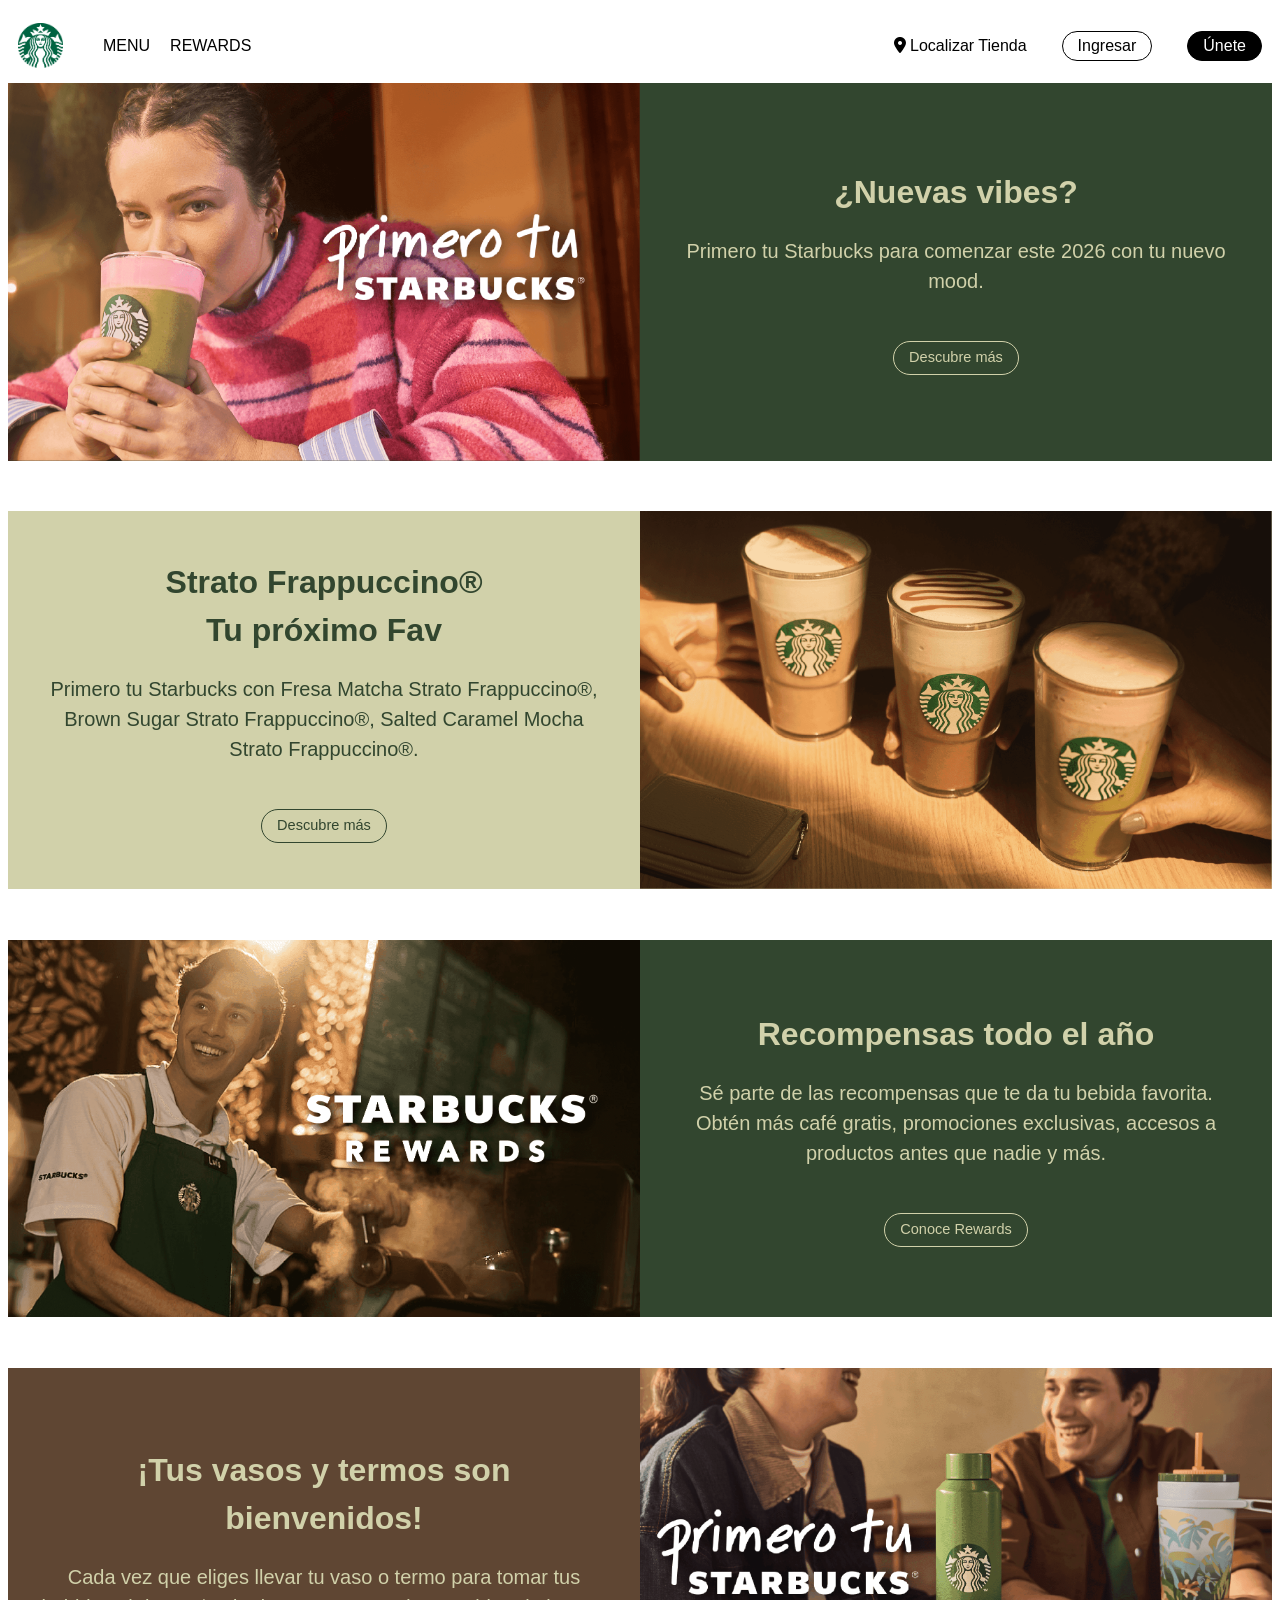
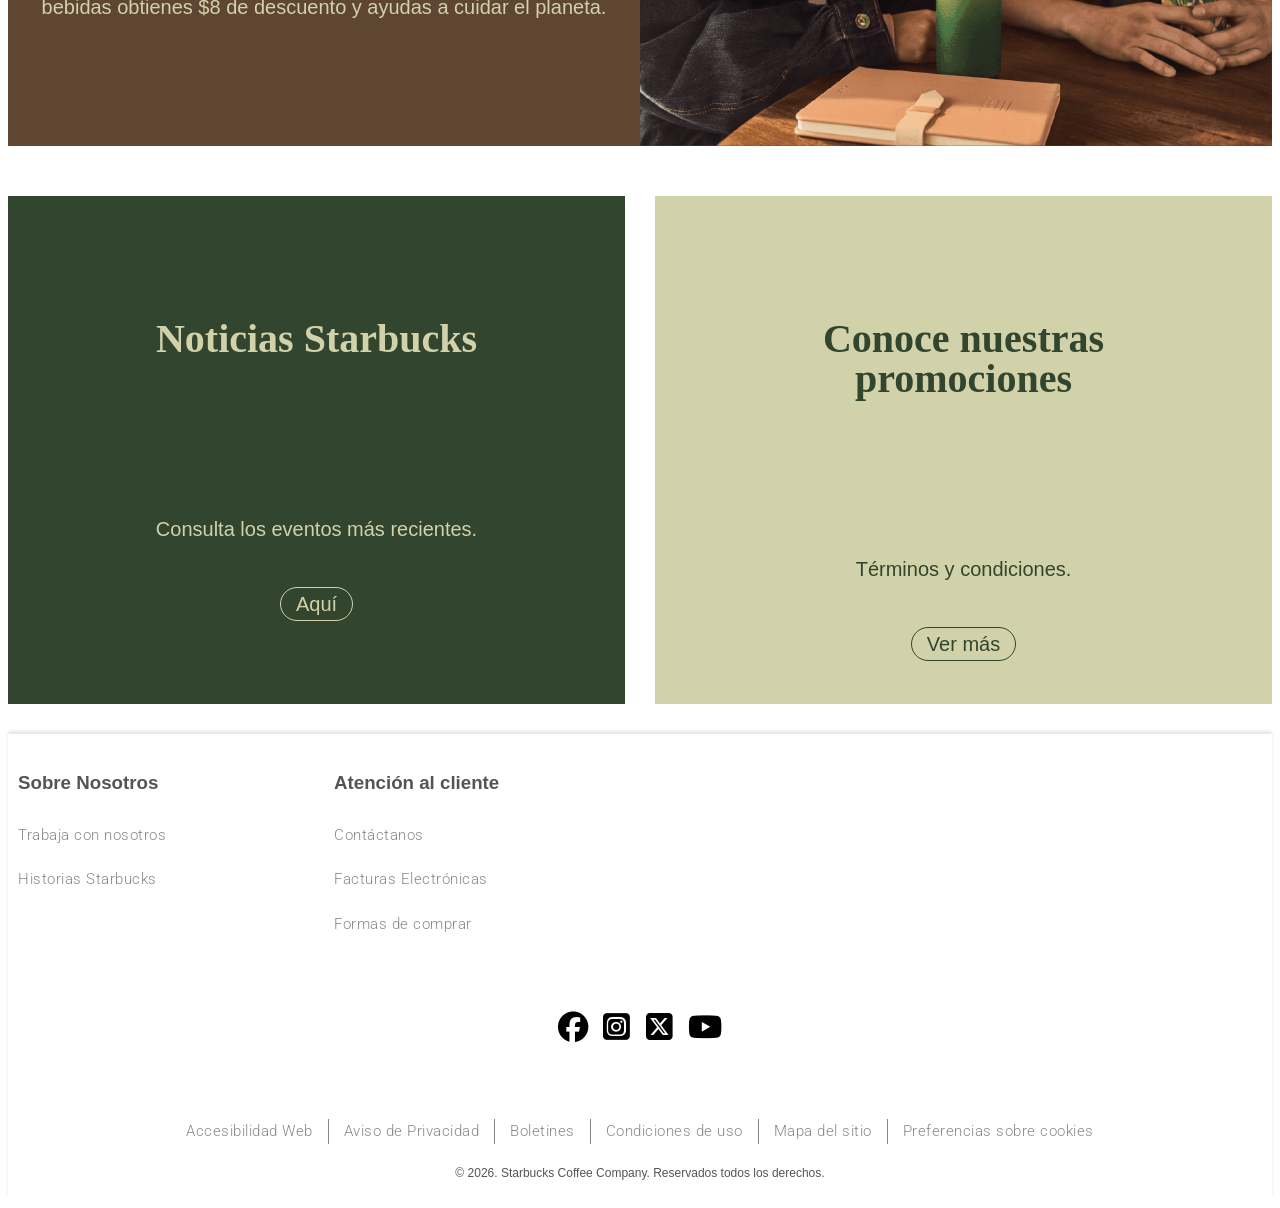
<file: index.html>
<!doctype html>
<html lang="es-MX">
  <head>
    <meta charset="UTF-8" />
    <meta name="viewport" content="width=device-width, initial-scale=1.0" />
    <title>Starbucks México (Clone) - Estructura</title>
    <link rel="stylesheet" href="styles.css" />
    <link rel="stylesheet" href="https://cdnjs.cloudflare.com/ajax/libs/font-awesome/6.5.0/css/all.min.css">
    <link href="https://fonts.googleapis.com/css2?family=Roboto:wght@300;400;700&display=swap" rel="stylesheet">

    <!--
      Referencia de colores (como guía):
      - Verde Starbucks (brand): #006241 (Pantone 3425 C suele citarse en recursos de marca) :contentReference[oaicite:2]{index=2}
      - Alternativa muy usada en paletas: #00704A :contentReference[oaicite:3]{index=3}
      - Blanco: #FFFFFF | Negro: #000000 :contentReference[oaicite:4]{index=4}
    -->
  </head>

  <body>
    <!-- HEADER / NAV -->
    <header class="site-header">
      <div class="header-inner">
        <!-- Logo -->
        <a class="brand" href="/" aria-label="Starbucks México - Inicio">
          <!-- Puedes reemplazar por SVG/IMG -->
          <span class="brand-mark"> Logotipo</span>
        </a>

        <!-- Nav principal -->
        <nav class="primary-nav" aria-label="Navegación principal">
          <ul class="nav-list">
            <li class="nav-item"><a href="#menu">MENU</a></li>
            <li class="nav-item"><a href="https://rewards.starbucks.mx/">REWARDS</a></li>
          </ul>
        </nav>

        <!-- Acciones (lado derecho) -->
        <div class="header-actions" aria-label="Acciones de usuario">
          <a href="#store-locator"> <i class="fa-solid fa-location-dot"></i> Localizar Tienda</a>
          <a href="https://rewards.starbucks.mx/">Ingresar</a>
          <a href="https://rewards.starbucks.mx/">Únete</a>
        </div>

        <!-- Botón menú móvil (si lo quieres implementar después) -->
        <button class="menu-toggle" type="button" aria-label="Abrir menú" aria-expanded="false">
          <span>☰</span>
        </button>
      </div>
    </header>

    <!-- MAIN -->
    <main id="main" class="site-main">
      <!-- SECCIÓN 1: Promo/Hero -->
      <section class="promo promo-hero" aria-labelledby="promo-hero-title">
        <div class="promo-content">
          <h2 id="promo-hero-title">¿Nuevas vibes?</h2>
          <p>Primero tu Starbucks para comenzar este 2026 con tu nuevo mood.</p>
          <a class="promo-cta" href="#">Descubre más</a>
        </div>

        <!-- Imagen del hero (placeholder) -->
        <figure class="promo-media">
          <img src="./img/hero.png" alt="Imagen promocional principal" />
        </figure>
      </section>

      <!-- SECCIÓN 2: Promo producto -->
      <section class="promo promo-product" aria-labelledby="promo-product-title">
        <div class="promo-content">
          <h2 id="promo-product-title">Strato Frappuccino®</h2>
          <h2>Tu próximo Fav</h2>
          <p>
            Primero tu Starbucks con Fresa Matcha Strato Frappuccino®, Brown Sugar Strato Frappuccino®,
            Salted Caramel Mocha Strato Frappuccino®.
          </p>
          <a class="promo-cta" href="#">Descubre más</a>
        </div>

        <figure class="promo-media">
          <img src="./img/products.png" alt="Imagen de bebidas Strato Frappuccino" />
        </figure>
      </section>

      <!-- SECCIÓN 3: Rewards -->
      <section class="promo promo-rewards" aria-labelledby="promo-rewards-title">
        <div class="promo-content">
          <h2 id="promo-rewards-title">Recompensas todo el año</h2>
          <p>
            Sé parte de las recompensas que te da tu bebida favorita. Obtén más café gratis, promociones exclusivas,
            accesos a productos antes que nadie y más.
          </p>
          <a class="promo-cta" href="https://rewards.starbucks.mx/">Conoce Rewards</a>
        </div>

        <figure class="promo-media">
          <img src="./img/rewards.png" />
        </figure>
      </section>

      <!-- SECCIÓN 4: Sustentabilidad / vasos -->
      <section class="promo promo-cups" aria-labelledby="promo-cups-title">
        <div class="promo-content">
          <h2 id="promo-cups-title">¡Tus vasos y termos son bienvenidos!</h2>
          <p>
            Cada vez que eliges llevar tu vaso o termo para tomar tus bebidas obtienes $8 de descuento y ayudas a cuidar
            el planeta.
          </p>
        </div>

        <figure class="promo-media">
          <img src="./img/more.png" />
        </figure>
      </section>

      <!-- SECCIÓN 5: Eventos + T&C (bloque simple) -->
      <section class="info-strip" aria-label="Información adicional">
        <div class="card1">
          <h2>Noticias Starbucks</h2>
          <p>Consulta los eventos más recientes.</p>
          <p><a href="#">Aquí</a></p>
        </div>
        
        <div class="card2">
          <h2>Conoce nuestras promociones</h2>
          <p>Términos y condiciones.</p>
          <p><a href="#">Ver más</a></p>
        </div>
      </section>
    </main>

    <!-- FOOTER -->
    <footer class="site-footer">
      <div class="footer-inner">
        <!-- Columnas -->
        <section class="footer-col" aria-label="Sobre Nosotros">
          <h3>Sobre Nosotros</h3>
          <ul>
            <li><a href="/seccion/trabaja-con-nosotros">Trabaja con nosotros</a></li>
            <li><a href="https://historias.starbucks.com/">Historias Starbucks</a></li>
          </ul>
        </section>

        <section class="footer-col" aria-label="Atención al cliente">
          <h3>Atención al cliente</h3>
          <ul>
            <li><a href="https://rewards.starbucks.mx/">Contáctanos</a></li>
            <li><a href="https://alsea.interfactura.com/">Facturas Electrónicas</a></li>
            <li><a href="/seccion/experiencia-starbucks">Formas de comprar</a></li>
          </ul>
        </section>

        <!-- Redes -->
        <section class="footer-social" aria-label="Redes sociales">
          <h3>Redes</h3>
          <ul>
            <li><a href="https://www.facebook.com/"> <i class="fa-brands fa-facebook fa-2xl" style="color: rgb(0, 0, 0);"></i></a></li>
            <li><a href="https://www.instagram.com/"><i class="fa-brands fa-square-instagram fa-2xl" style="color: rgb(0, 0, 0);"></i></a></li>
            <li><a href="https://twitter.com/"><i class="fa-brands fa-square-x-twitter fa-2xl" style="color: rgb(0, 0, 0);"></i></a></li>
            <li><a href="https://www.youtube.com/"><i class="fa-brands fa-youtube fa-2xl" style="color: rgb(0, 0, 0);"></i></a></li>
          </ul>
        </section>

        <!-- Links legales -->
        <section class="footer-legal" aria-label="Legal">
          <h3>Legal</h3>
          <ul>
            <li><a href="#">Accesibilidad Web</a></li>
            <li><a href="#">Aviso de Privacidad</a></li>
            <li><a href="#">Boletines</a></li>
            <li><a href="#">Condiciones de uso</a></li>
            <li><a href="#">Mapa del sitio</a></li>
            <li><a href="#">Preferencias sobre cookies</a></li>
          </ul>
        </section>
      </div>

      <div class="footer-bottom">
        <small>© 2026. Starbucks Coffee Company. Reservados todos los derechos.</small>
      </div>
    </footer>
  </body>
</html>
</file>
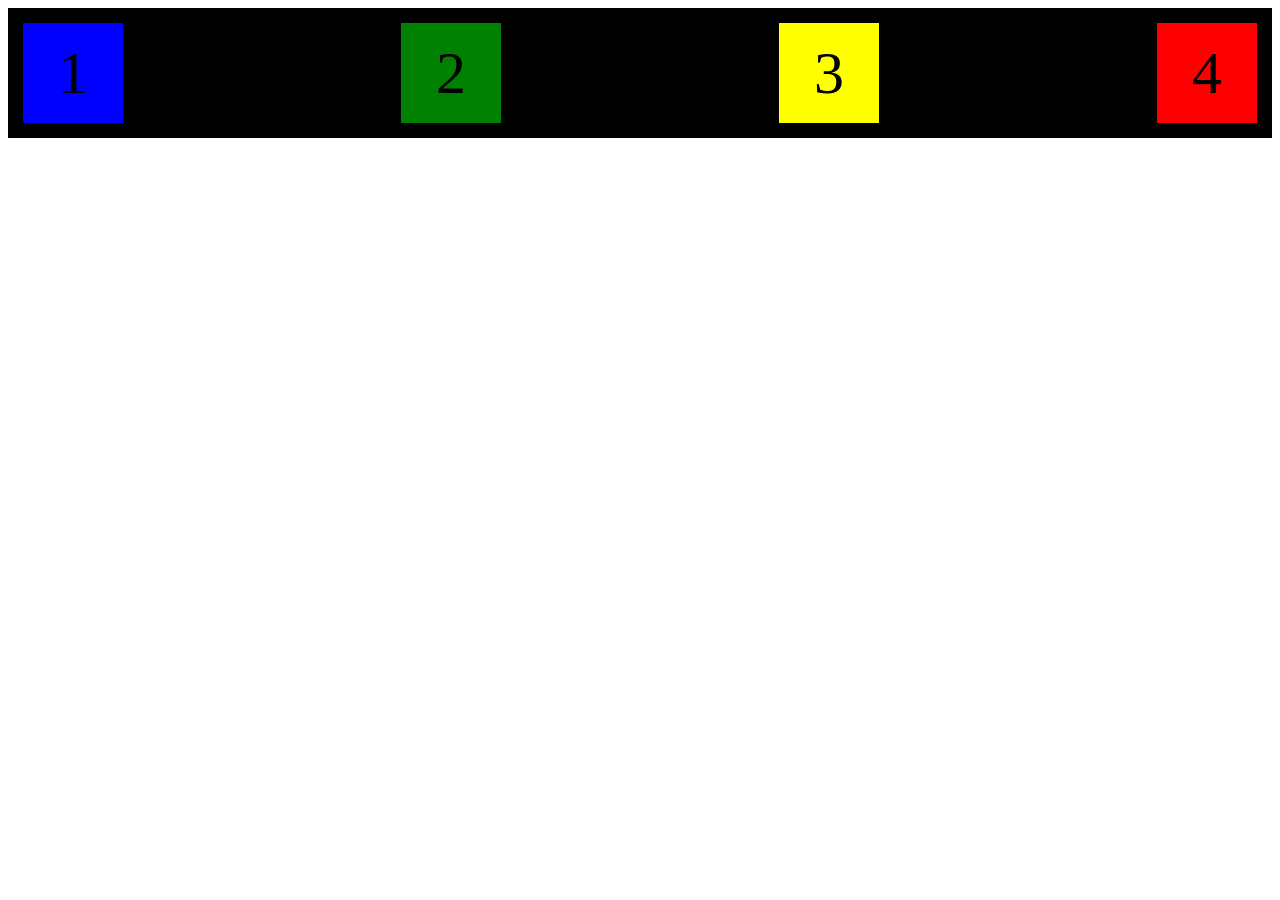
<file: flexbox/index.html>
<!DOCTYPE html>
<html lang="es">
<head>
    <meta charset="UTF-8">
    <meta name="viewport" content="width=device-width, initial-scale=1.0">
    <title>Document</title>
    <link rel="stylesheet" href="styles.css">
    <link rel="preconnect" href="https://fonts.googleapis.com">
    <link rel="preconnect" href="https://fonts.gstatic.com" crossorigin>
    <link href="https://fonts.googleapis.com/css2?family=Bitcount+Grid+Double:wght@100..900&family=Pacifico&display=swap" rel="stylesheet">
</head>
<body>
    <div class="container">
        <div class="caja1">
            <p>1</p>
        </div>
        <div class="caja2">
            <p>2</p>
        </div>
        <div class="caja3">
            <p>3</p>
        </div>
        <div class="caja4">
            <p>4</p>
        </div>
    </div>
</body>
</html>
</file>
<file: styles.css>
:root {
    --primary-color: #32462f;
    --secondary-color: #d1d1aa;
    --starbucks-green: #00704a;
    --brown: #5f4633;
}

/* A cada elemento del tipo:*/
* {
    box-sizing: border-box;
}

a { 
    color: inherit;
    text-decoration: none;
}

body {
    font-family: Arial, Helvetica, sans-serif;
}

/*Navegación*/
.site-header{
    width: 100%;
    padding: 15px 10px 15px 10px;
    font-size: 1rem;
    font-family: 'Franklin Gothic Medium', 'Arial Narrow', Arial, sans-serif;
}

.header-inner {
    display: flex;
    flex-wrap: wrap;
    align-items: center;
    justify-content: flex-start;
    gap: 40px;
}

/*Logo*/
.brand-mark {
    display: inline-block;
    height: 45px;
    width: 45px;
    background-image: url("./img/logo.png");
    background-size: cover;
    background-position: center;
    color: transparent;
}

/*Lista */
.nav-list {
    list-style: none;
    display: flex;
    gap: 20px;
    margin: 0px;
    padding: 0px;
}

.nav-list li a:hover {
    border-bottom: 5px solid var(--starbucks-green);
    color: var(--starbucks-green);
    opacity: 0.8;
    padding-bottom: 12px;
}

/*Acciones*/
.header-actions {
    display: flex;
    gap: 35px;
    margin-left: auto;
    align-items: center;
}   

.header-actions a:hover {
    opacity: 0.8;
}

.header-actions a:last-child {
    border: 1px solid #000;
    padding: 5px 15px;
    border-radius: 20px;
    color:  #fff;
    background-color: #000;
}
.header-actions a:nth-last-child(2) {
    border: 1px solid #000;
    padding: 5px 15px;
    border-radius: 20px;
    color:  #000;
}
/*Mobil*/
.menu-toggle {
    display: none;
    background: none;
    border: none;
    font-size: 2rem;
    cursor: pointer;
    margin-left: auto;
}


/*Body*/
.promo p{
    font-family: Arial, Helvetica, sans-serif;
    margin-bottom: 45px;
    font-size: 20px;
}

.promo-media img {
    width: 100%; 
    height: auto; 
    display: block;    
    object-fit: cover;
    max-height: 100%;
    margin: 0;
    padding: 0;
}

.promo-hero, .promo-rewards, .promo-product, .promo-cups{
    display: grid;
    line-height: 1.5;
    grid-template-areas: 
        "mediaL contentR";
    grid-template-columns: 1fr 1fr;
    align-items: center;
    justify-items: start;
    gap: 0;
    min-height: 100px;
    margin-bottom: 4%;
    font-size: .91rem;
}

.promo-content a {
    display: inline-block;
    width: fit-content;
    align-self: center;
    border: 1px solid var(--secondary-color);
    padding: 5px 15px;
    border-radius: 20px;
}

.promo-product a{
    border: 1px solid var(--primary-color);
    color: var(--primary-color);
}
.promo-content, .promo-media {
    margin: 0;
    padding: 0;
    width: 100%;
    height: 100%;
    display: flex;
    flex-direction: column;
    justify-content: center;
}
.promo-content {
    padding: 20px 30px;
}

.promo-hero .promo-content, .promo-rewards .promo-content {
    grid-area: contentR;
    color: var(--secondary-color);
    background-color: var(--primary-color);
    text-align: center;
}
.promo-hero .promo-media, .promo-rewards .promo-media {
    grid-area: mediaL;
    justify-self: start;
    justify-content: center;
}
.promo-product .promo-media, .promo-cups .promo-media{
    grid-area: contentR;
    justify-self: end;
    justify-content: center;
}

.promo-product .promo-content{
    grid-area: mediaL;
    background-color: var(--secondary-color);
    color: var(--primary-color);
    text-align: center;
}

.promo-cups .promo-content{
    grid-area: mediaL;
    background-color: var(--brown);
    color: var(--secondary-color);
    text-align: center;
}

.promo-hero, .promo-rewards {
    background-color: var(--primary-color);
}

.promo-product {
    background-color: var(--secondary-color);
}
.promo-cups {
    background-color: var(--brown);
}

.promo h2{
    font-size: xx-large;
    margin-bottom: 0;
    margin-top: 0;
}

/*Cards*/
.info-strip {
    display: grid;
    line-height: 1.5;
    grid-template-areas: 
        "left right";
    grid-template-columns: 1fr 1fr;
    align-items: stretch;
    font-size: .91rem;
    gap: 30px;
    margin-bottom: 30px;
}

.info-strip .card1 {
    grid-area: left;
    text-align: center;
    background-color: var(--primary-color);
    color: var(--secondary-color);
}

.info-strip .card2 {
    grid-area: right;
    text-align: center;
    background-color: var(--secondary-color);
    color: var(--primary-color);
}

.card1 a{
    display: inline;
    border: 1px solid var(--secondary-color);
    padding: 5px 15px;
    border-radius: 20px;
}

.card2 a{
    display: inline;
    border: 1px solid var(--primary-color);
    padding: 5px 15px;
    border-radius: 20px;
}

.info-strip h2 {
    font-family: 'Times new roman', Times, serif;
    font-size: 40px;
    padding: 0 80px;
    line-height: 1;
    margin-bottom: 25%;
    margin-top: 20%;
}

.info-strip p {
    font-family: Arial, Helvetica, sans-serif;
    margin-bottom: 45px;
    font-size: 20px;
}

/*Footer */
.site-footer {
    box-shadow: 0 -3px 3px rgba(0,0,0, 0.1);
    padding: 20px 10px;
    color: rgba(0,0,0, 0.67);
}

.footer-inner {
    display: grid;
    grid-template-columns: repeat(4,1fr);
    align-items: start;
    gap: 20px;
}

.footer-inner > .footer-col:nth-of-type(1),
.footer-inner > .footer-col:nth-of-type(2) {
    grid-column: span 1; 
}

.footer-inner li {
    color: rgba(0,0,0, 0.47);
    font-family: "roboto", "sans-serif";
    font-weight: 300;
    font-size: 0.95rem;
    letter-spacing: 0.5px;
    line-height: 1.6;
}

.footer-social, .footer-legal {
    grid-column: 1/-1;
}

.footer-legal li {
    align-items: flex-start;
    white-space: nowrap;
    box-sizing: border-box;
}

.footer-legal li:not(:last-child) {
    padding-right: 15px;
    border-right: 1px solid rgba(0,0,0, 0.47); 
}

.site-footer ul {
    list-style: none;
    padding: 0;
    margin: 0;
    gap: 15px;
    flex-wrap: wrap;
}

.footer-legal h3, .footer-social h3 {
    color: transparent;
}

.footer-legal ul, .footer-social ul {
    display: flex;
    gap: 15px;
    align-items: center;
    justify-content: center;
}

.footer-bottom {
    text-align: center;
    margin-top: 20px;
    font-size: 0.9rem;
    color: rgba(0,0,0, 0.67);
}

.footer-col {
    display: flex;
    flex-direction: column;
    gap: 10px;
    text-align: left;
}

.footer-col ul {
    display: flex;
    flex-direction: column;
    gap: 20px;
}

/*Responsive*/
@media (max-width: 768px) {
    .nav-list{
        display: none;
        flex-direction: column;
        gap: 10px;
        padding: 10px;
        border: 1px solid var(--secondary-color);
    }
    .header-actions {
        display: none;
        flex-direction: column;
        gap: 10px;
        padding: 10px;
    }
    .menu-toggle {
        display: block;        
    }
    .promo-hero, .promo-rewards, .promo-product, .promo-cups{
        display: grid;
        line-height: 1.5;
        grid-template-areas: 
            "mediaL" 
            "contentR";
        grid-template-columns: 1fr;
        grid-template-rows: auto auto;
        gap: 10px;
        align-items: center;
        margin-bottom: 4%;
    }
    .promo-cups .promo-content, .promo-product .promo-content {
        grid-area: contentR;
    }
    .promo-cups .promo-media, .promo-product .promo-media {
        grid-area: mediaL;
    }
    .info-strip {
        display: grid;
        line-height: 1.5;
        grid-template-areas: 
            "left" 
            "right";
        grid-template-columns: 1fr;
        grid-template-rows: auto auto;
        gap: 10px;
    }

    .footer-inner {
        grid-template-columns: 1fr;
    }
    .footer-social,
    .footer-legal {
        grid-column: auto;
    }
    .footer-col li{
        display: none;
    }
}
</file>
<file: flexbox/styles.css>
.container {
    display: flex;
    background-color: black;
    justify-content: space-between;
    padding: 15px;
}

.container > div {
    display: flex;
    width: 100px;
    height: 100px;
    font-size: 60px;
    align-items: center;
    justify-content: center;
    border: 50px;
}

.caja1 {
    background-color: blue;
}
.caja2 {
    background-color: green;
}
.caja3 {
    background-color: yellow;
}
.caja4 {
    background-color: red;
}
</file>
